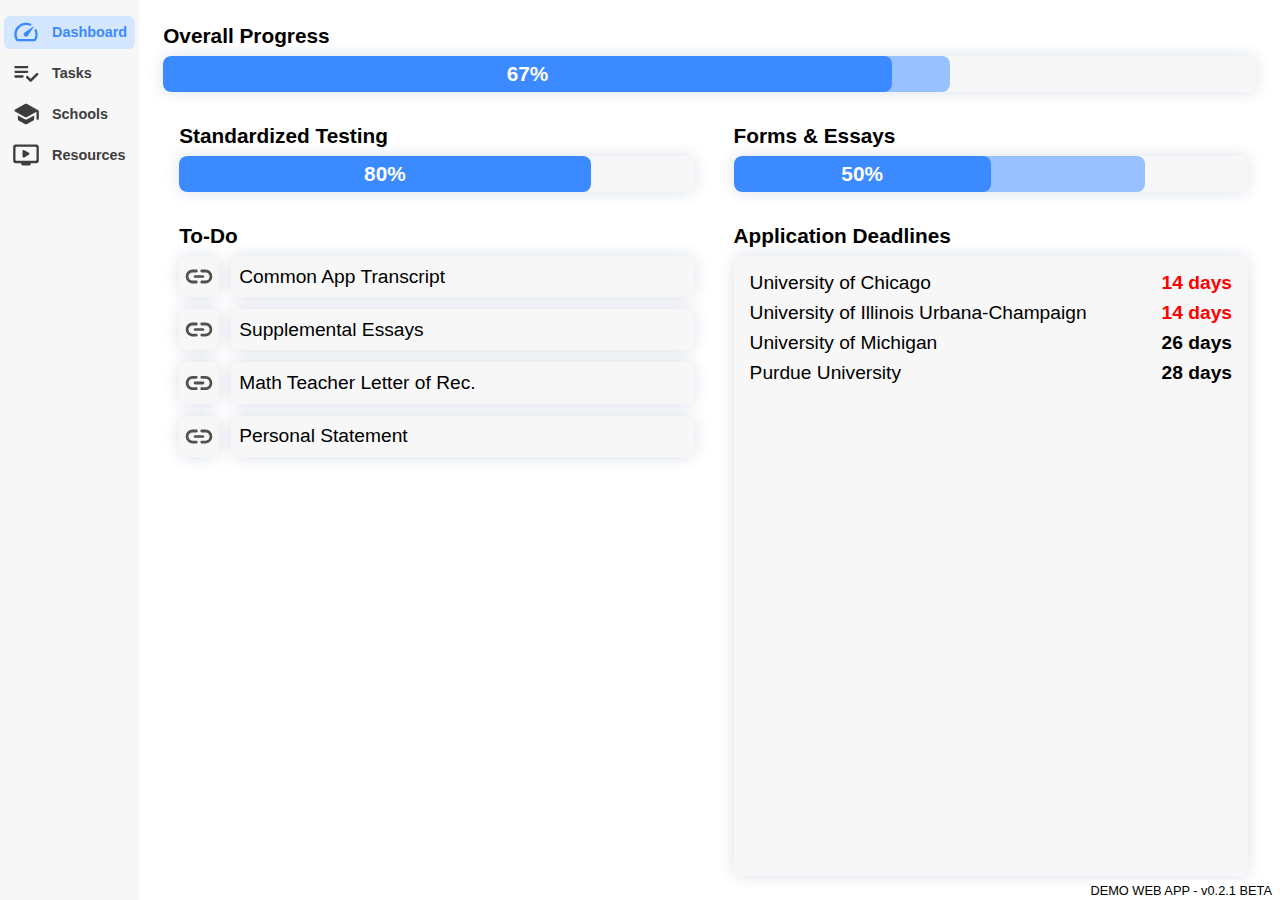
<file: demo.html>
<!DOCTYPE html>
<html lang="en">
<head>
	<meta charset="UTF-8">
	<meta http-equiv="X-UA-Compatible" content="IE=edge">
	<meta name="viewport" content="width=device-width, initial-scale=1.0">
	<title>Prep Me Demo</title>

	<link rel="shortcut icon" href="images/favicon.png" type="image/png">

	<link rel="stylesheet" href="demo.css">
	<link rel="stylesheet" href="demo-styles/dash.css">
	<link rel="stylesheet" href="demo-styles/tasks.css">
	<link rel="stylesheet" href="demo-styles/schools.css">
	<link rel="stylesheet" href="demo-styles/resources.css">

	<script defer src="demo.js"></script>
</head>
<body>
	<p id="disclaimer">DEMO WEB APP - v0.2.1 BETA</p>

	<div id="bruh" class="hidden">
		<div class="box">
			<p class="title">Hey!</p>
			<p>Thanks for trying out our demo. We can't open this resource because there is no application connected to this demo! <br><br>Click anywhere to close this alert.</p>
			<br>
		</div>
	</div>

	<nav>
		<div class="nav-page active" data-page="dash">
			<div class="img-container"><img src="demo-images/Dashboard.svg" alt="Dashboard"></div>
			<p class="label">Dashboard</p>
		</div>

		<div class="nav-page" data-page="tasks">
			<div class="img-container"><img src="demo-images/Todo.svg" alt="Tasks"></div>
			<p class="label">Tasks</p>
		</div>

		<div class="nav-page" data-page="schools">
			<div class="img-container"><img src="demo-images/Schools.svg" alt="Schools"></div>
			<p class="label">Schools</p>
		</div>

		<div class="nav-page" data-page="resources">
			<div class="img-container"><img src="demo-images/Resources.svg" alt="Resources"></div>
			<p class="label">Resources</p>
		</div>
	</nav>

	<page id="dash">
		<div class="section dash-row-1">
			<p class="title">Overall Progress</p>

			<div class="multi-bar overall-bar" style="--lb-left: 0%; --lb-right: 0%; --db-left: 0%; --db-right: 0%;">
				<div class="light-blue-bar"></div>
				<div class="dark-blue-bar"></div>
				<p class="label">56%</p>
			</div>
		</div>

		<div id="dash-row-2">
			<div class="section">
				<p class="title">Standardized Testing</p>
				<div class="multi-bar testing-bar" style="--lb-right: 0%; --db-right: 0%;">
					<div class="light-blue-bar"></div>
					<div class="dark-blue-bar"></div>
					<p class="label">84%</p>
				</div>
			</div>

			<div class="section">
				<p class="title">Forms & Essays</p>
				<div class="multi-bar essay-bar" style="--lb-right: 0%; --db-right: 0%;">
					<div class="light-blue-bar"></div>
					<div class="dark-blue-bar"></div>
					<p class="label">35%</p>
				</div>
			</div>
		</div>

		<div id="dash-row-3">
			<div class="section">
				<p class="title">To-Do</p>

				<div class="to-do">
					<div class="gray-box button" data-action="openResource">
						<img src="demo-images/Link.svg">
					</div>
					<div class="gray-box">Common App Transcript</div>
				</div>

				<div class="to-do">
					<div class="gray-box button" data-action="openResource">
						<img src="demo-images/Link.svg">
					</div>
					<div class="gray-box">Supplemental Essays</div>
				</div>

				<div class="to-do">
					<div class="gray-box button" data-action="openResource">
						<img src="demo-images/Link.svg">
					</div>
					<div class="gray-box">Math Teacher Letter of Rec.</div>
				</div>

				<div class="to-do">
					<div class="gray-box button" data-action="openResource">
						<img src="demo-images/Link.svg">
					</div>
					<div class="gray-box">Personal Statement</div>
				</div>
			</div>

			<div class="section">
				<p class="title">Application Deadlines</p>

				<div class="gray-box" id="application-deadlines">
					<div class="application">
						<p class="college">University of Chicago</p>
						<p class="deadline urgent">14 days</p>
					</div>

					<div class="application">
						<p class="college">University of Illinois Urbana-Champaign</p>
						<p class="deadline urgent">14 days</p>
					</div>

					<div class="application">
						<p class="college">University of Michigan</p>
						<p class="deadline">26 days</p>
					</div>

					<div class="application">
						<p class="college">Purdue University</p>
						<p class="deadline">28 days</p>
					</div>
				</div>
			</div>
		</div>
	</page>

	<page id="tasks" class="hidden" style="font-size: 16rem;">
		<div class="task">
			<div class="gray-box main-task">
				<p class="title">Supplemental Essays</p>

				<div class="subsection">
					<p class="title">Tasks</p>
					<div class="minitask">
						<div class="checkbox" data-checked="no" data-type="essays"></div>
						<p class="desc">University of Chicago Essays</p>
					</div>

					<div class="minitask">
						<div class="checkbox" data-checked="no" data-type="essays"></div>
						<p class="desc">University of Michigan Essays</p>
					</div>

					<div class="minitask">
						<div class="checkbox" data-checked="yes" data-type="essays"></div>
						<p class="desc">Purdue University Essays</p>
					</div>

					<div class="minitask">
						<div class="checkbox" data-checked="yes" data-type="essays"></div>
						<p class="desc">UIUC Essays</p>
					</div>
				</div>

				<div class="subsection">
					<p class="title">Resources</p>

					<div class="resource" data-action="openResource">
						<img src="demo-images/Webinar.svg">
						<p>Essay Writing Webinar</p>
						<p>2 days</p>
					</div>
				</div>
			</div>

			<div class="multi-bar essay-bar" style="--db-right: 0%;">
				<div class="dark-blue-bar"></div>
			</div>

			<div class="gray-box button" data-action="openResource">
				<img src="demo-images/Link.svg">
			</div>

			<div class="gray-box button" data-action="toggleAllEssays">
				<img src="demo-images/Check.svg">
			</div>
		</div>

		<div class="task">
			<div class="gray-box main-task">
				<p class="title">Standardized Testing</p>

				<div class="subsection">
					<p class="title">Tasks</p>
					<div class="minitask">
						<div class="checkbox" data-checked="no" data-type="testing"></div>
						<p class="desc">Final Testing</p>
					</div>

					<div class="minitask">
						<div class="checkbox" data-checked="yes" data-type="testing"></div>
						<p class="desc">Practice Tests</p>
					</div>

					<div class="minitask">
						<div class="checkbox" data-checked="yes" data-type="testing"></div>
						<p class="desc">Guided Prep/Tutoring</p>
					</div>

					<div class="minitask">
						<div class="checkbox" data-checked="yes" data-type="testing"></div>
						<p class="desc">Take Trial Test</p>
					</div>

					<div class="minitask">
						<div class="checkbox" data-checked="yes" data-type="testing"></div>
						<p class="desc">Decide SAT or ACT</p>
					</div>
				</div>

				<div class="subsection">
					<p class="title">Resources</p>

					<div class="resource" data-action="openResource">
						<img src="demo-images/Test.svg">
						<p>SAT Prep Course</p>
					</div>

					<div class="resource" data-action="openResource">
						<img src="demo-images/Test.svg">
						<p>SAT & ACT Practice Tests</p>
					</div>
				</div>
			</div>

			<div class="multi-bar testing-bar" style="--db-right: 0%;">
				<div class="dark-blue-bar"></div>
			</div>

			<div class="gray-box button" data-action="openResource">
				<img src="demo-images/Link.svg">
			</div>

			<div class="gray-box button" data-action="toggleAllTesting">
				<img src="demo-images/Check.svg">
			</div>
		</div>
	</page>

	<page id="schools" class="hidden">
		<div class="section" id="top-choices">
			<p class="title">Your Top Choices</p>
			<div class="key">
				<div>You</div>
				<div>Top 75% Admitted</div>
			</div>
			<div class="body">
				<div class="gray-box" style="grid-area: a;">
					<p class="title">University of Chicago</p>

					<p>GPA</p>
					<div class="scale">
						<p class="left">1.0</p>
						<div class="multi-bar" style="--lb-left: 90%; --lb-right: 100%; --db-left: 92%; --db-right:97%;">
							<div class="light-blue-bar"></div>
							<div class="dark-blue-bar"></div>
						</div>
						<p class="right">4.0</p>
					</div>
					
					<p>SAT</p>
					<div class="scale">
						<p class="left">400</p>
						<div class="multi-bar" style="--lb-left: 80%; --lb-right: 100%; --db-left: 84%; --db-right:89%;">
							<div class="light-blue-bar"></div>
							<div class="dark-blue-bar"></div>
						</div>
						<p class="right">1600</p>
					</div>
				</div>
				
				<div class="link-button" style="grid-area: c;" data-action="openResource">
					<img src="demo-images/Link.svg">
					<p>Website</p>
				</div>

				<div class="link-button" style="grid-area: d;" data-action="openResource">
					<img src="demo-images/Link.svg">
					<p>Application</p>
				</div>

				<div class="gray-box" style="grid-area: b">
					<p class="title">University of Illinois Urbana-Champaign</p>

					<p>GPA</p>
					<div class="scale">
						<p class="left">1.0</p>
						<div class="multi-bar" style="--lb-left: 76%; --lb-right: 100%; --db-left: 92%; --db-right:97%;">
							<div class="light-blue-bar"></div>
							<div class="dark-blue-bar"></div>
						</div>
						<p class="right">4.0</p>
					</div>
					
					<p>SAT</p>
					<div class="scale">
						<p class="left">400</p>
						<div class="multi-bar" style="--lb-left: 65%; --lb-right: 100%; --db-left: 84%; --db-right:89%;">
							<div class="light-blue-bar"></div>
							<div class="dark-blue-bar"></div>
						</div>
						<p class="right">1600</p>
					</div>
				</div>

				<div class="link-button" style="grid-area: e;" data-action="openResource">
					<img src="demo-images/Link.svg">
					<p>Website</p>
				</div>

				<div class="link-button" style="grid-area: f;" data-action="openResource">
					<img src="demo-images/Link.svg">
					<p>Application</p>
				</div>
			</div>
		</div>

		<div class="section" id="college-fit">
			<p class="title">College Fit</p>
			<div>Northwestern University</div>
			<div class="fit">92% Fit</div>
			<div class="link-button" data-action="openResource">
				<img src="demo-images/Link.svg">
				<p>Explore</p>
			</div>
			<div class="link-button regular" data-action="openResource">
				<p>Add to College List</p>
			</div>

			<div>University of California Berkeley</div>
			<div class="fit">86% Fit</div>
			<div class="link-button" data-action="openResource">
				<img src="demo-images/Link.svg">
				<p>Explore</p>
			</div>
			<div class="link-button regular" data-action="openResource">
				<p>Add to College List</p>
			</div>

			<div>Columbia University</div>
			<div class="fit">82% Fit</div>
			<div class="link-button" data-action="openResource">
				<img src="demo-images/Link.svg">
				<p>Explore</p>
			</div>
			<div class="link-button regular" data-action="openResource">
				<p>Add to College List</p>
			</div>

			<div>Carnegie Mellon University</div>
			<div class="fit">77% Fit</div>
			<div class="link-button" data-action="openResource">
				<img src="demo-images/Link.svg">
				<p>Explore</p>
			</div>
			<div class="link-button regular" data-action="openResource">
				<p>Add to College List</p>
			</div>
		</div>
	</page>

	<page id="resources" class="hidden">
		<div class="section events">
			<p class="title">Virtual Events and Webinars</p>
			
			<div class="gray-box">
				<div class="resource">
					<img src="demo-images/Webinar.svg">
					<p>About UChicago</p>
					<div class="button blue" data-action="openResource">Join Now</div>
				</div>

				<div class="resource">
					<img src="demo-images/Webinar.svg">
					<p>Essay Writing Webinar</p>
					<div class="button blue" data-action="openResource">3 Days</div>
				</div>

				<div class="resource">
					<img src="demo-images/Webinar.svg">
					<p>Application Workshop</p>
					<div class="button gray" data-action="openResource">Register</div>
				</div>

				<div class="resource">
					<img src="demo-images/Webinar.svg">
					<p>College Fair</p>
					<div class="button red" data-action="openResource">Canceled</div>
				</div>
			</div>
		</div>

		<div class="section guides">
			<p class="title">Guides</p>

			<div class="gray-box">
				<div class="resource" data-action="openResource">
					<img src="demo-images/Test.svg">
					<p>Asking for Letters of Rec.</p>
				</div>

				<div class="resource" data-action="openResource">
					<img src="demo-images/Test.svg">
					<p>ACT vs SAT</p>
				</div>

				<div class="resource" data-action="openResource">
					<img src="demo-images/Test.svg">
					<p>College Research: Finding the Fit</p>
				</div>

				<div class="resource" data-action="openResource">
					<img src="demo-images/Webinar.svg">
					<p>Interpreting Admissions Data</p>
				</div>
			</div>
		</div>

		<div class="section cal">
			<p class="title">Calendar</p>

			<div class="gray-box">
				<div class="subsection">
					<p class="title">Today</p>
					<div class="resource" data-action="openResource">
						<img src="demo-images/Webinar.svg">
						<p>About UChicago</p>
					</div>
				</div>

				<div class="subsection">
					<p class="title">Thursday, May 18</p>
					<div class="resource" data-action="openResource">
						<img src="demo-images/Webinar.svg">
						<p>Essay Writing Webinar</p>
					</div>

					<div class="resource" data-action="openResource">
						<img src="demo-images/Test.svg">
						<p>SAT Tutoring</p>
					</div>
				</div>

				<div class="subsection">
					<p class="title">Saturday, May 20</p>
					<div class="resource" data-action="openResource">
						<img src="demo-images/Test.svg">
						<p>SAT Test Day</p>
					</div>
				</div>

				<div class="subsection">
					<p class="title">Wednesday, May 24</p>
					<div class="resource" data-action="openResource">
						<img src="demo-images/Thing.svg">
						<p>Finish All Forms</p>
					</div>
				</div>
			</div>
		</div>
	</page>

	</page>
</body>
</html>
</file>
<file: demo.css>
:root {
	--root-font-size: 1px;
	font-size: var(--root-font-size);
}

* {
	margin: 0;
	padding: 0;
	font-family: sans-serif;
	-webkit-tap-highlight-color: transparent;
}

page > div.faded-out {
	opacity: 0;
}

page > div {
	transition: opacity 0.1s linear;
	opacity: 1;
}

page > div.no-trans {
	transition: none !important;
}

#bruh {
	position: absolute;
	top: 0;
	left: 0;
	width: 100vw;
	height: 100vh;
	background-color: rgba(0, 0, 0, 0.3);
	z-index: 999;
	user-select: none;
	opacity: 1;
	transition: opacity 0.3s ease;
}

#bruh .box {
	background-color: #FFFFFF;
	font-size: 20rem;
	position: absolute;
	top: 50%;
	left: 50%;
	transform: translate(-50%, -50%);
	padding: 30rem;
	border-radius: 10rem;
	box-shadow: 0rem 0rem 20rem rgba(0, 0, 0, 0.4);
	max-width: 400rem;
	text-align: center;
}

#bruh .box .title {
	font-size: 26rem;
	font-weight: bold;
	margin-bottom: 10rem;
}

#bruh.hidden {
	opacity: 0;
	pointer-events: none;
}

#disclaimer {
	position: absolute;
	bottom: 0;
	right: 0;
	padding: 3rem;
	padding-right: 10rem;
	font-size: 16rem;
	background-color: white;
	user-select: none;
	z-index: 9999;
}

html, body {
	overflow: hidden;
}

body {
	display: grid;
	grid-template-columns: min-content auto;
	height: 100vh;
	width: 100vw;
	position: relative;
}

nav {
	display: grid;
	grid-template-rows: repeat(4, 41rem);
	padding: 10rem 5rem;
	padding-top: 20rem;
	background-color: #F7F7F7;
	width: max-content;
	height: calc(100vh - 30rem);
	row-gap: 10rem;
}

nav .nav-page {
	display: grid;
	grid-template-columns: min-content auto;
	column-gap: 15rem;
	align-items: center;
	border-radius: 8rem;
	padding: 0rem 10rem;
	font-weight: bold;
	color: #3E3E3E;
	background-color: #F7F7F7;
	cursor: pointer;
	transition: filter 0.2s ease, color 0.1s linear, background-color 0.2s linear;
}

nav .nav-page .label {
	font-size: 18rem;
}

@media (hover:hover) {
	nav .nav-page:hover {
		filter: brightness(0.95);
	}
}

nav .nav-page.active {
	background-color: #D5E6FF;
	color: #3C8AFF;
}

nav .nav-page .img-container {
	width: 35rem;
	display: grid;
	align-items: center;
}

nav .nav-page .img-container img {
	width: 100%;
	height: 100%;
	filter: invert(21%) sepia(3%) saturate(37%) hue-rotate(314deg) brightness(92%) contrast(85%);
}

nav .nav-page.active .img-container img {
	filter: invert(48%) sepia(25%) saturate(5434%) hue-rotate(200deg) brightness(100%) contrast(102%);
}

page {
	width: calc(100% - 60rem);
	height: calc(100% - 60rem);
	padding: 30rem;
}

page.hidden {
	display: none !important;
}

.section p.title {
	font-weight: bold;
	font-size: 26rem;
	margin-bottom: 10rem;
}

.multi-bar {
	--lb-right: 50%;
	--lb-left: 0%;
	--db-right: 30%;
	--db-left: 0%;
	background-color: #F7F7F7;
	border-radius: 10rem;
	height: 45rem;
	box-shadow: 0rem 0rem 20rem rgba(0, 49, 105, 0.15);
	position: relative;
	overflow: hidden;
}

.multi-bar div {
	transition: width 0.5s ease;
}

div.no-trans .multi-bar div {
	transition: none !important;
}

div.faded-out .multi-bar div {
	width: 0;
}

.multi-bar .light-blue-bar {
	position: absolute;
	border-radius: 10rem;
	width: calc(var(--lb-right) - var(--lb-left));
	height: 45rem;
	left: var(--lb-left);
	background-color: #98c1ff;
}

.multi-bar .dark-blue-bar {
	position: absolute;
	border-radius: 10rem;
	width: calc(var(--db-right) - var(--db-left));
	height: 45rem;
	left: var(--db-left);
	background-color: #3b8aff;
}

.multi-bar .label {
	position: absolute;
	top: 50%;
	left: max(40rem, calc((var(--db-left) + var(--db-right))/2));
	transform: translate(-50%, -50%);
	color: white;
	font-weight: bold;
	font-size: 26rem;
}

.gray-box {
	background-color: #F7F7F7;
	box-shadow: 0rem 0rem 20rem rgba(0, 49, 105, 0.15);
	border-radius: 10rem;
	padding: 10rem;
}

.resource {
	display: grid;
	grid-template-columns: min-content auto max-content;
	align-items: center;
	gap: 10rem;
}

.resource > p {
	font-size: 22rem
}

.resource > img {
	width: 45rem;
}
</file>
<file: demo-styles/dash.css>
#dash {
	display: grid;
	grid-template-rows: min-content min-content auto;
	gap: 40rem;
}

#dash-row-2, #dash-row-3 {
	padding: 0rem 20rem;
	display: grid;
	grid-template-columns: repeat(2, calc(50% - 20rem));
	gap: 50rem;
}

.to-do {
	display: grid;
	margin-bottom: 15rem;
	gap: 15rem;
	grid-template-columns: min-content auto;
}

.to-do .button {
	padding: 5rem;
}

.to-do .button img {
	width: 40rem;
}

.to-do .gray-box {
	display: grid;
	align-items: center;
	font-size: 24rem;
}

#dash-row-3 .section:nth-child(2) {
	display: grid;
	grid-template-rows: min-content auto;
}

#application-deadlines {
	display: grid;
	gap: 10rem;
	padding: 20rem;
	font-size: 24rem;
	align-items: start;
	align-content: start;
}

#application-deadlines .application {
	display: grid;
	gap: 40rem;
	width: 100%;
	grid-template-columns: auto max-content;
}

#application-deadlines .application .college {
	overflow: hidden;
	white-space: nowrap;
	text-overflow: ellipsis;
}

#application-deadlines .application .deadline {
	font-weight: bold;
}

#application-deadlines .application .urgent {
	color: red;
}
</file>
<file: demo-styles/tasks.css>
#tasks {
	display: grid;
	grid-template-columns: 1fr 1fr;
	gap: 40rem;
}

.task {
	display: grid;
	grid-template-columns: 1fr 1fr;
	grid-template-rows: auto max-content max-content;
	grid-template-areas:
		'main main'
		'bar bar'
		'b1 b2';
	gap: 15rem;
}

.main-task {
	grid-area: main;
	display: grid;
	grid-template-rows: min-content auto min-content;
	padding: 25rem;
	gap: 15rem;
}

.main-task > p.title {
	font-size: 26rem;
	font-weight: bold;
	text-align: center;
}

.main-task .subsection {
	display: grid;
	gap: 10rem;
	align-items: start;
	align-content: start;
}

.main-task .subsection > p.title {
	font-size: 26rem;
	font-weight: bold;
}

.main-task .minitask {
	display: grid;
	grid-template-columns: min-content auto;
	align-items: center;
	gap: 10rem;
}

.main-task .minitask > .checkbox {
	width: 40rem;
	height: 40rem;
	background-color: #E6E6E6;
	border-radius: 8rem;
	transition: background-color 0.2s linear;
}

.main-task .minitask > .checkbox[data-checked="yes"] {
	background-color: #00F462;
}

.main-task .minitask > p.desc {
	font-size: 22rem;
}

.task .multi-bar {
	grid-area: bar;
}

.task .button {
	display: grid;
	align-items: center;
	justify-content: center;
	padding: 2.5rem;
}

.task .button img {
	display: block;
	height: 40rem;
	margin: 0;
}
</file>
<file: demo-styles/schools.css>
#schools {
	display: grid;
	gap: 30rem;
	grid-template-rows: min-content min-content;
	align-content: start;
}

#schools .link-button {
	display: grid;
	grid-template-columns: min-content auto;
	align-items: center;
	background-color: #f7f7f7;
	border-radius: 8rem;
	padding: 5rem 15rem;
	font-size: 24rem;
	font-weight: bold;
	color: #515151;
	gap: 15rem;
	text-align: center;
}

#schools .link-button img {
	width: 40rem;
}

#top-choices {
	position: relative;
	display: grid;
	grid-template-rows: min-content auto;
	gap: 20rem;
}

#top-choices .key {
	position: absolute;
	top: 10rem;
	left: 50%;
	transform: translateX(-50%);
	display: grid;
	gap: 15rem;
	grid-template-columns: repeat(2, max-content);
}

#top-choices .key div {
	font-size: 18rem;
	padding: 3rem 15rem;
	border-radius: 8rem;
	font-weight: bold;
}

#top-choices .key div:nth-child(1) {
	background-color: #3b8aff;
}

#top-choices .key div:nth-child(2) {
	background-color: #98c1ff;
}

#top-choices .body {
	display: grid;
	grid-template-columns: repeat(4, 1fr);
	grid-template-rows: auto min-content;
	grid-template-areas:
		'a a b b'
		'c d e f';
	gap: 20rem;
}

#top-choices .body .gray-box {
	padding: 20rem;
	display: grid;
	gap: 10rem;
	align-items: start;
	align-content: start;
}

#top-choices .body .gray-box .title {
	font-size: 26rem;
}

#top-choices .body .gray-box p {
	font-size: 24rem;
}

#top-choices .body .gray-box .scale {
	display: grid;
	grid-template-columns: 70rem auto 70rem;
	text-align: center;
	margin-bottom: 30rem;
}

#top-choices .body .gray-box .multi-bar, #top-choices .body .gray-box .multi-bar * {
	height: 30rem;
	border-radius: 8rem;
}

#college-fit {
	display: grid;
	grid-template-areas:
		'a a a a'
		'b c d e'
		'f g h i'
		'j k l m'
		'n o p q';
	grid-template-columns: auto 120rem max-content	max-content;
	gap: 15rem;
	font-size: 24rem;
}

#college-fit div {
	background-color: #f7f7f7;
	padding: 5rem 15rem;
	border-radius: 8rem;
	height: calc(100% - 10rem);
	display: grid;
	align-items: center;
}

#college-fit div.fit {
	text-align: center;
}

#college-fit .link-button.regular {
	grid-template-columns: max-content;
}

#college-fit .title {
	grid-area: a;
}
</file>
<file: demo-styles/resources.css>
#resources {
	display: grid;
	grid-template-areas:
		'events cal'
		'guides cal';
	grid-template-columns: 3fr 2fr;
	grid-template-rows: 1fr 1fr;
	row-gap: 30rem;
	column-gap: 40rem;
}

#resources .section {
	display: grid;
	grid-template-rows: min-content auto;
}

#resources .events .resource {
	grid-template-columns: min-content auto 130rem;
}

#resources .section .gray-box {
	padding: 15rem;
	display: grid;
	gap: 10rem;
	align-items: start;
	align-content: start;
}

.events {
	grid-area: events;
}

.events .button {
	border-radius: 8rem;
	font-size: 20rem;
	text-align: center;
	padding: 8rem 10rem;
	font-weight: bold;
}

.events .button.gray {
	background-color: #E6E6E6;
}

.events .button.blue {
	background-color: #98c1ff;
}

.events .button.red {
	background-color: #ffb0b0;
}

.guides {
	grid-area: guides;
}

.cal {
	grid-area: cal;
}

#resources .cal .gray-box {
	display: grid;
	gap: 40rem;
}

.cal .subsection .resource {
	padding: 0rem 15rem;
}
</file>
